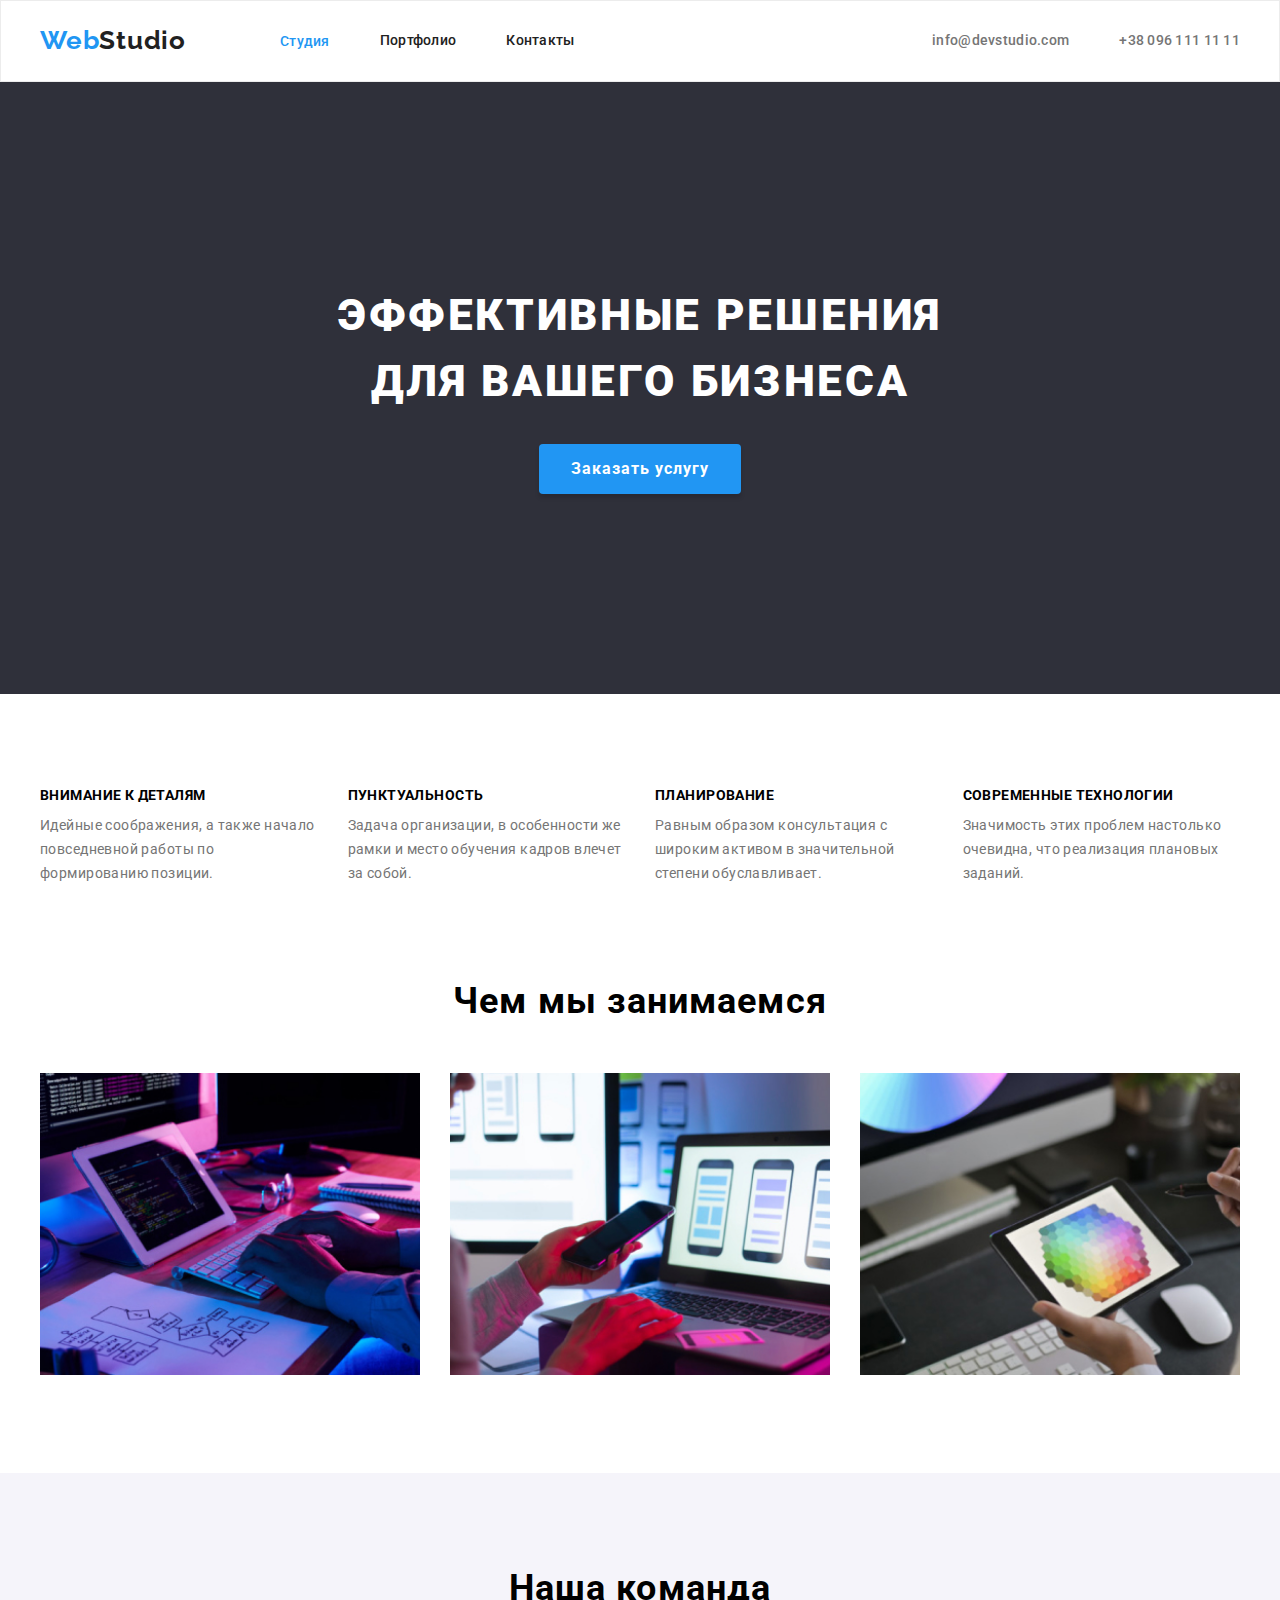
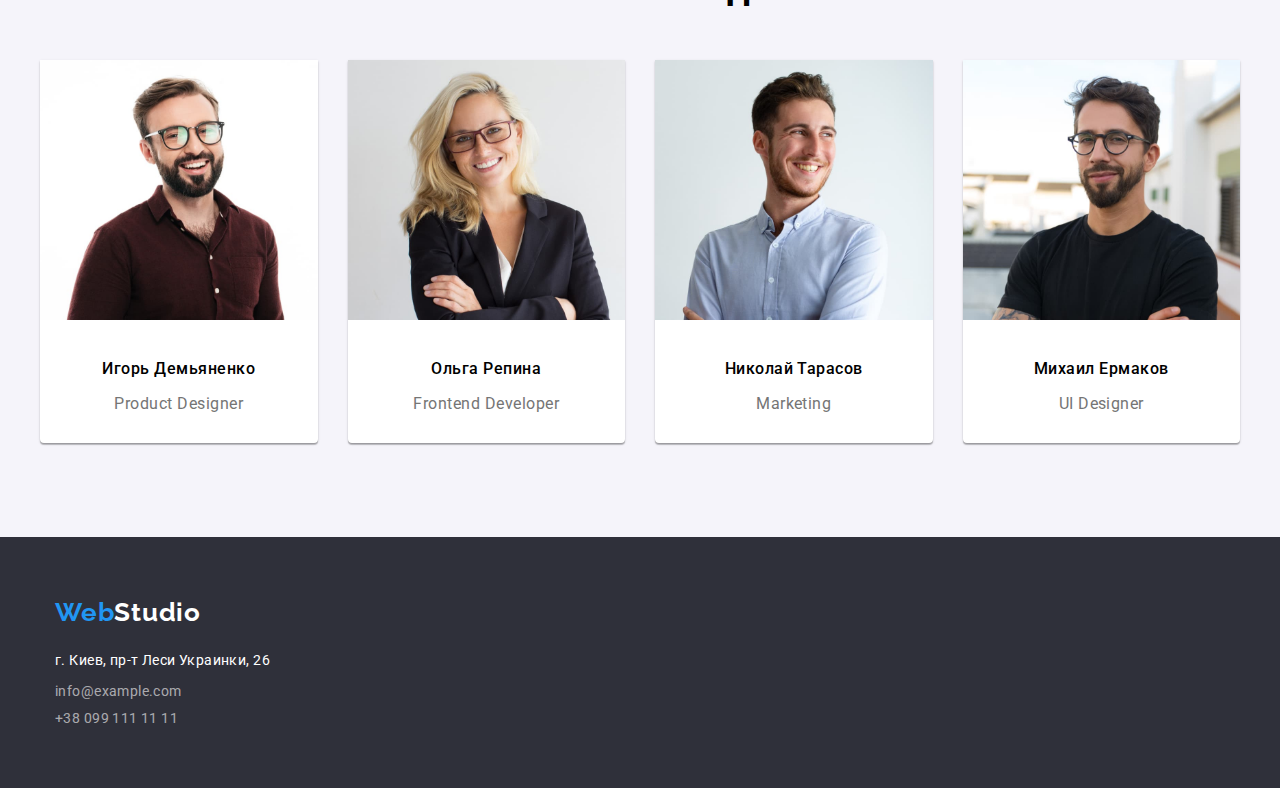
<file: index.html>
<!DOCTYPE html>
<html lang="ru">
<head>
    <meta charset="UTF-8">
    <meta http-equiv="X-UA-Compatible" content="IE=edge">
    <meta name="viewport" content="width=device-width, initial-scale=1.0">
    <title>WebStudio</title>

    <link rel="preconnect" href="https://fonts.googleapis.com">
    <link rel="preconnect" href="https://fonts.gstatic.com" crossorigin>
    <link href="https://fonts.googleapis.com/css2?family=Raleway:wght@700&family=Roboto:wght@400;500;700;900&display=swap"
          rel="stylesheet">

    <link 
        rel="stylesheet" 
        href="https://cdnjs.cloudflare.com/ajax/libs/modern-normalize/1.1.0/modern-normalize.min.css"
        integrity="sha512-wpPYUAdjBVSE4KJnH1VR1HeZfpl1ub8YT/NKx4PuQ5NmX2tKuGu6U/JRp5y+Y8XG2tV+wKQpNHVUX03MfMFn9Q=="
        crossorigin="anonymous" 
        referrerpolicy="no-referrer"/>
    <link rel="stylesheet" href="./CSS/styles.css">
</head>

<body>
<!--Верхняя линия-->
    <header class="header main">
        <div class="header-container container">
            <div class="header-center">
                <nav class="nav">
                    <div>
                        <a href="./index.html" class="logo list">
                        <span class="logo-accent">Web</span>Studio
                        </a>
                    </div>
                    
                    <ul class="header-list-nav list">
                        <li class="header-link">
                            <a class="menu-link current" href="./index.html">Студия</a>
                        </li>
                        <li class="header-link">
                            <a class="menu-link list" href="./Portfolio/portfolio.html">Портфолио</a>
                        </li>
                        <li class="header-link">
                            <a class="menu-link list" href="">Контакты</a>
                        </li>
                    </ul>
                </nav>
                <!-- >>> COMPONENTS <<< -->
                   <ul class="header-list list">
                    <li>
                        <a class="menu-link mail-link list top-down-contact" href="mailto:info@devstudio.com">info@devstudio.com</a></li>
                    <li>
                        <a class="menu-link tel-link list top-down-contact" href="+380961111111">+38 096 111 11 11</a></li>
                  </ul> 
            </div>
        </div>
    </header>

<!--Czapka 1ша секция-->
    <main>
        <section class="hero">
            <div class="container">
                <h1 class="hero-title title" lang="ru">
                    Эффективные решения 
                <br>
                    для вашего бизнеса</h1>
            <button class="hero-btn btn" type="button">Заказать услугу</button>  
            </div>
        </section>

<!--Особенности 2га секция-->
    <section class="advantages">
        <div class="container">
                    <h2 class="visually-hidden"></h2>
            <ul class="about-list list">
                <li class="features">
                    <h3 class="service-subtitle">Внимание к деталям</h3>
                    <p class="service-list-text">Идейные соображения, а также начало повседневной работы по формированию
                        позиции.</p>
                </li>
                <li class="features">
                    <h3 class="service-subtitle">Пунктуальность</h3>
                    <p class="service-list-text">Задача организации, в особенности же рамки и место обучения кадров
                        влечет за собой.</p>
                </li>
                <li class="features">
                    <h3 class="service-subtitle">Планирование</h3>
                    <p class="service-list-text">Равным образом консультация с широким активом в значительной степени
                        обуславливает.</p>
                </li>
                <li class="features">
                    <h3 class="service-subtitle">Современные технологии</h3>
                    <p class="service-list-text">Значимость этих проблем настолько очевидна, что реализация плановых
                        заданий.</p>
                </li>
            </ul>
        </div>
    </section>

<!-- Чем мы занимаемся, 3-тя секция -->
<section>
    <div class="container">
           <h2 class="about-title">Чем мы занимаемся</h2>
        <ul class="about-list list">

            <li class="deal">
                <div class="offers-wrap">
                    <img src="./images/box1.jpg" alt="Проверка кода" width="370" />
                    <!-- <p class="offer-label">Десктопные приложения</p> -->
                </div>
            </li>

            <li class="deal">
                <img src="./images/box2.jpg" alt="Внешний вид приложения" width="370" />
            </li>
            <li class="deal">
                <img src="./images/box3.jpg" alt="Таблица цветов" width="370" />
            </li>
        </ul>
    </div>
</section>
       

<!-- OUR TEAM 4та секция -->
    <section class="team">
        <div class="container section">
            <h2 class="about-title team-title">Наша команда</h2>
        <ul class="team-list list">

            <li class="designer">
                <img src="./images/Игорь_Демьяненко.jpg" alt="Product Designer" width="270" height="260">
                <div class="team-member">
                    <h3 class="about-name">Игорь Демьяненко</h3>
                    <p class="about-position">Product Designer</p>
                    <!-- <ul>
                        <li><a href=""></a>inst</li>
                        <li><a href=""></a></li>
                        <li><a href=""></a></li>
                        <li><a href=""></a></li>
                    </ul> -->
                </div>
            </li>

            <li class="designer">
                <img src="./images/Ольга_Репина.jpg" alt="Frontend Developer" width="270" height="260">
                <div class="team-member">             
                    <h3 class="about-name">Ольга Репина</h3>
                    <p class="about-position">Frontend Developer</p>
                </div>
            </li>

            <li class="designer">
                <img src="./images/Николай_Тарасов.jpg" alt="Marketing" width="270" height="260">
                <div class="team-member">
                    <h3 class="about-name">Николай Тарасов</h3>
                    <p class="about-position">Marketing</p>
                </div>
            </li>

            <li class="designer">
                <img src="./images/Михаил_Ермаков.jpg" alt="UI Designer" width="270" height="260">
                <div class="team-member">
                    <h3 class="about-name">Михаил Ермаков</h3>
                    <p class="about-position">UI Designer</p>
                </div>
            </li>
        </ul> 
        </div>
    </section>
    </main>

<!-- Подвал -->
    <footer class=" ">
        <!-- footer-box dark-bg -->
        <div class="container">
            <div class="logo-address dark-bg container">
                <a href="/index.html" class="logo list col-logo-footer">
                    <span class="logo-accent">Web</span>Studio</a>
                <address class="address">
                    <ul class="footer-con footer-list">
                        <li class="footer-item">
                            <a class="map list" href="https://goo.gl/maps/BRHkfNPLc7mWPbMv6" target="_blank"
                                rel="noopener noreferrer">г. Киев, пр-т Леси Украинки, 26</a>
                        </li>
                        <li class="footer-item">
                            <a class="link list" href="mailto:info@example.com">info@example.com</a>
                        </li>
                        <li class="footer-item">
                            <a class="link list" href="+380991111111">+38 099 111 11 11</a>
                        </li>
                    </ul>
                </address>
            </div>
                <!-- присоединяйтесь -->
                <!-- <div class="social-title soc-container">
                    <h3>присоединяйтесь</h3>
                    <ul class="soc-container">
                        <li>
                            <a href="">
                                <svg>
                                    <use></use>
                                </svg>
                            </a>
                        </li>
                
                        <li>
                            <a href="">
                                <svg>
                                    <use></use>
                                </svg>
                            </a>
                        </li>
                
                        <li>
                            <a href="">
                                <svg>
                                    <use></use>
                                </svg>
                            </a>
                        </li>
                
                        <li>
                            <a href="">
                                <svg>
                                    <use></use>
                                </svg>
                            </a>
                        </li>
                    </ul>
                </div> -->
        </div>
    </footer>
</body>

</html>
</file>
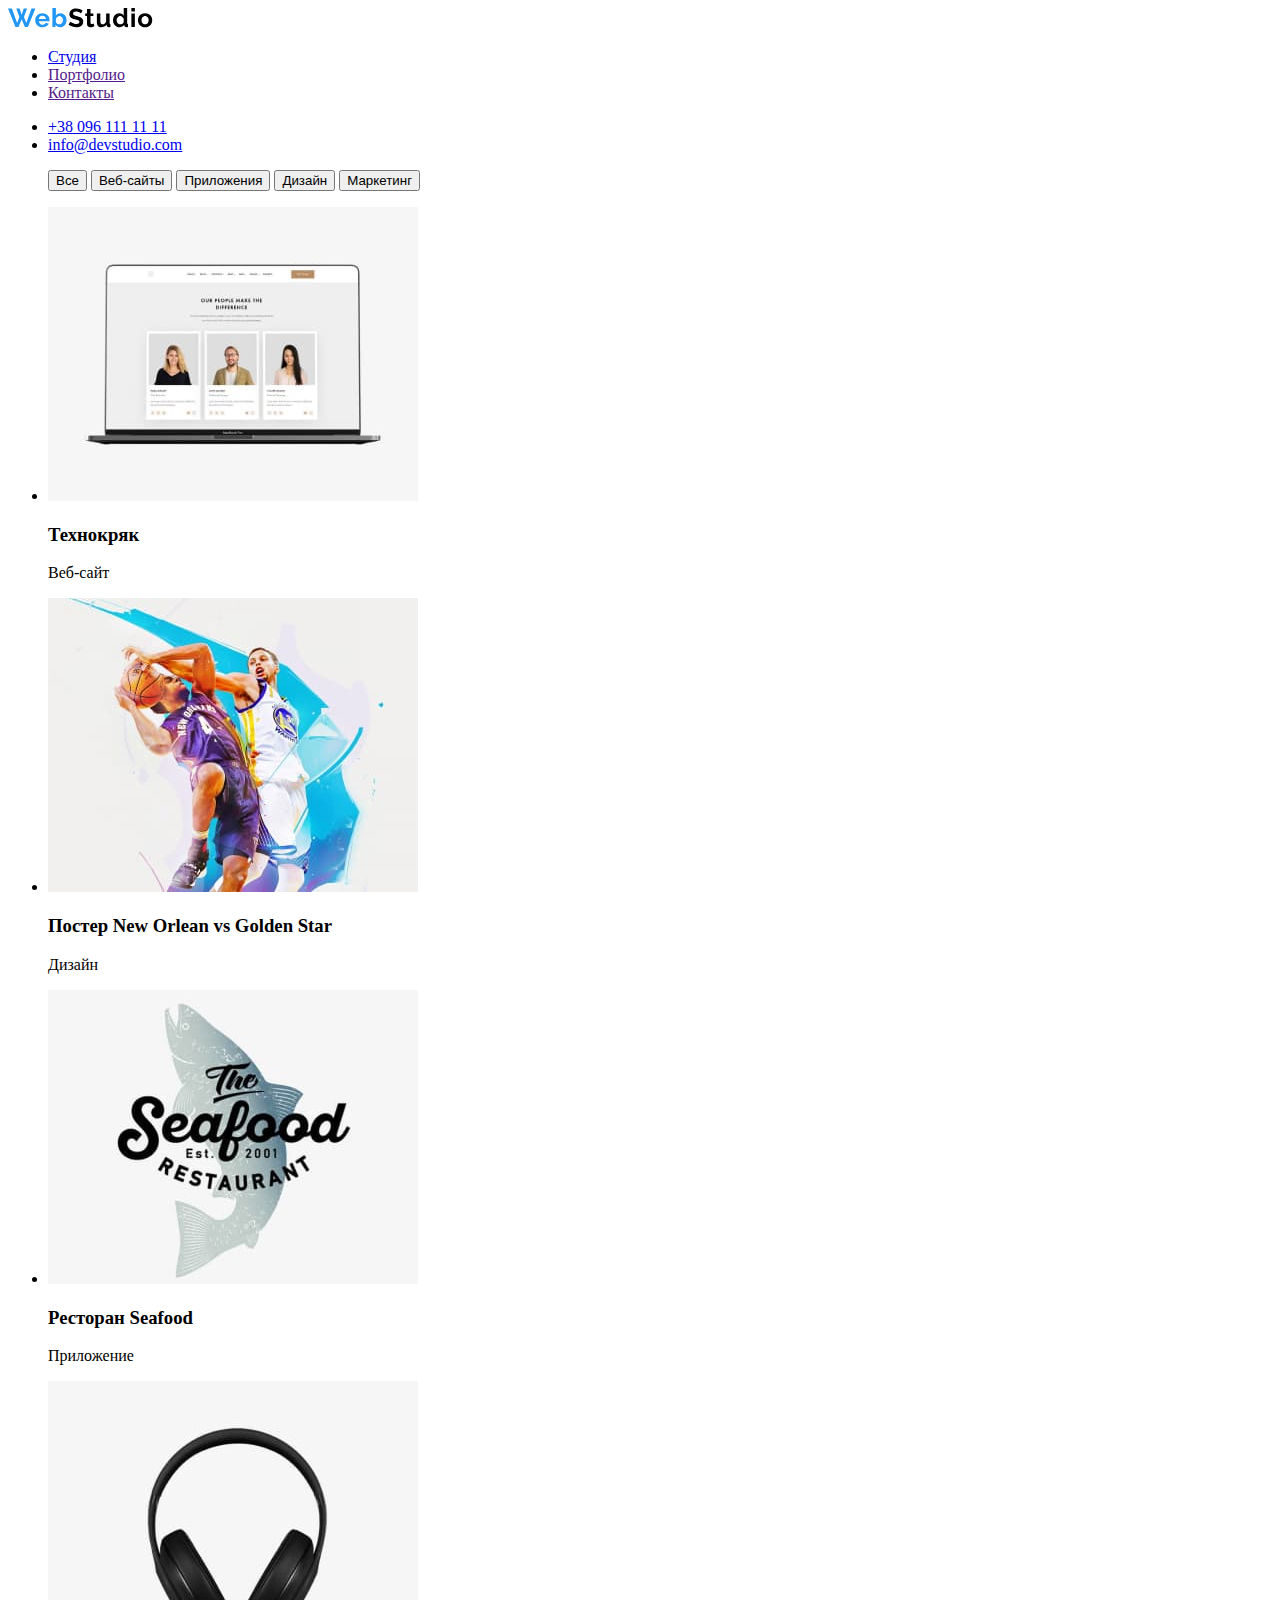
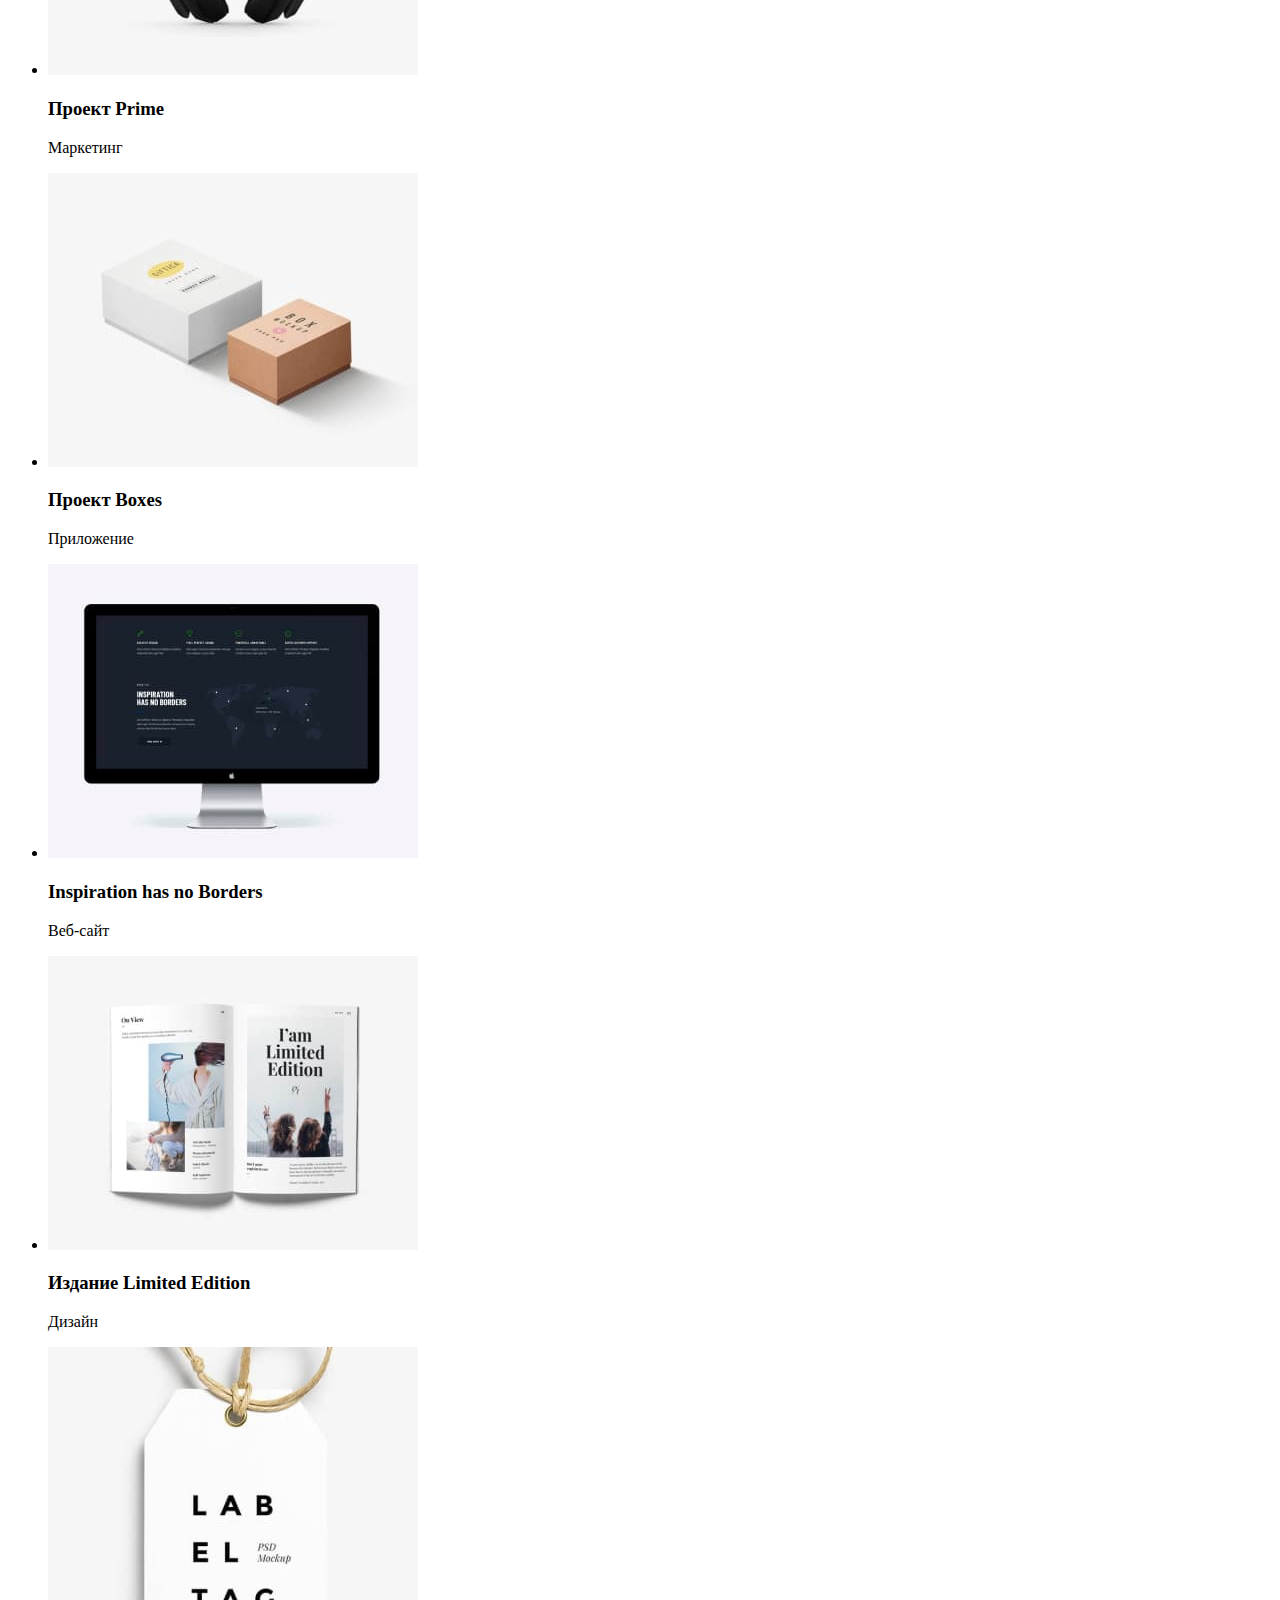
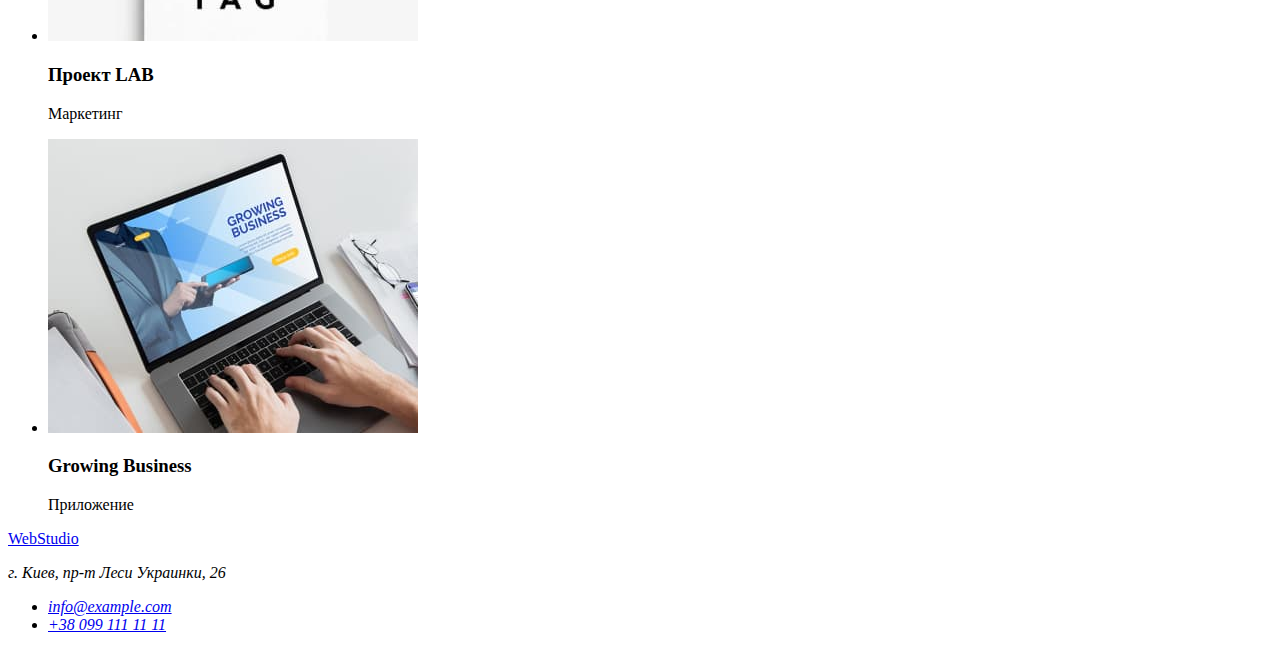
<file: Portfolio/index.html>
<!DOCTYPE html>
<html lang="ru">

<head>
    <meta charset="UTF-8">
    <meta http-equiv="X-UA-Compatible" content="IE=edge">
    <meta name="viewport" content="width=device-width, initial-scale=1.0">
    <title>WebStudio Портфолио</title>
</head>

<body>
    <header>
        <nav>
            <a href="./images-portfolio/"><img src="./images-portfolio/WebStudio.svg" alt="Logi WebStudio" /></a>
            <ul class="header-list">
                <li><a href="#stydio">Студия</a></li>
                <li><a href="" class="header-link">Портфолио</a></li>
                <li><a href="" class="header-link">Контакты</a></li>
            </ul>
        </nav>
        <ul class="header-list">
            <li><a href="tel:+380961111111">+38 096 111 11 11</a></li>
            <li><a href="info@devstudio.com">info@devstudio.com</a></li>
        </ul>
    </header>
    <!-- Section 1 -->
    <section>
        <nav>
            <ul class="about-button-list">
                <button>Все</button>
                <button>Веб-сайты</button>
                <button>Приложения</button>
                <button>Дизайн</button>
                <button class="" tipe="" >Маркетинг</button>
            </ul>
        </nav>
    </section>
    <!-- Section 2 -->
    <section>
        <ul class="about-list">
            <li>
                <img src="./images-portfolio/about-images/img-1.jpg" weidth="370" height="294" alt="">
                <h3>Технокряк</h3>
                <p>Веб-сайт</p>
            </li>
            <li>
                <img src="./images-portfolio/about-images/img-2.jpg" weidth="370" height="294" alt="">
                <h3>Постер New Orlean vs Golden Star</h3>
                <p>Дизайн</p>
            </li>
            <li>
                <img src="./images-portfolio/about-images/img-3.jpg" weidth="370" height="294" alt="">
                <h3>Ресторан Seafood</h3>
                <p>Приложение</p>
            </li>
            <li>
                <img src="./images-portfolio/about-images/img-4.jpg" weidth="370" height="294" alt="">
                <h3>Проект Prime</h3>
                <p>Маркетинг</p>
            </li>
            <li>
                <img src="./images-portfolio/about-images/img-5.jpg" weidth="370" height="294" alt="">
                <h3>Проект Boxes</h3>
                <p>Приложение</p>
            </li>
            <li>
                <img src="./images-portfolio/about-images/img-6.jpg" weidth="370" height="294" alt="">
                <h3>Inspiration has no Borders</h3>
                <p>Веб-сайт</p>
            </li>
            <li>
                <img src="./images-portfolio/about-images/img-7.jpg" weidth="370" height="294" alt="">
                <h3>Издание Limited Edition</h3>
                <p>Дизайн</p>
            </li>
            <li>
                <img src="./images-portfolio/about-images/img-8.jpg" weidth="370" height="294" alt="">
                <h3>Проект LAB</h3>
                <p>Маркетинг</p>
            </li>
            <li>
                <img src="./images-portfolio/about-images/img-9.jpg" weidth="370" height="294" alt="">
                <h3>Growing Business</h3>
                <p>Приложение</p>
            </li>
        </ul>
    </section>


    <footer>
        <a href="/">WebStudio</a>
        <address>
            <p>г. Киев, пр-т Леси Украинки, 26</p>
            <ul>
                <li><a href="mailto:info@example.com">info@example.com</a></li>
                <li><a href="+380991111111">+38 099 111 11 11</a></li>
            </ul>
        </address>
    </footer>
</body>

</html>
</file>
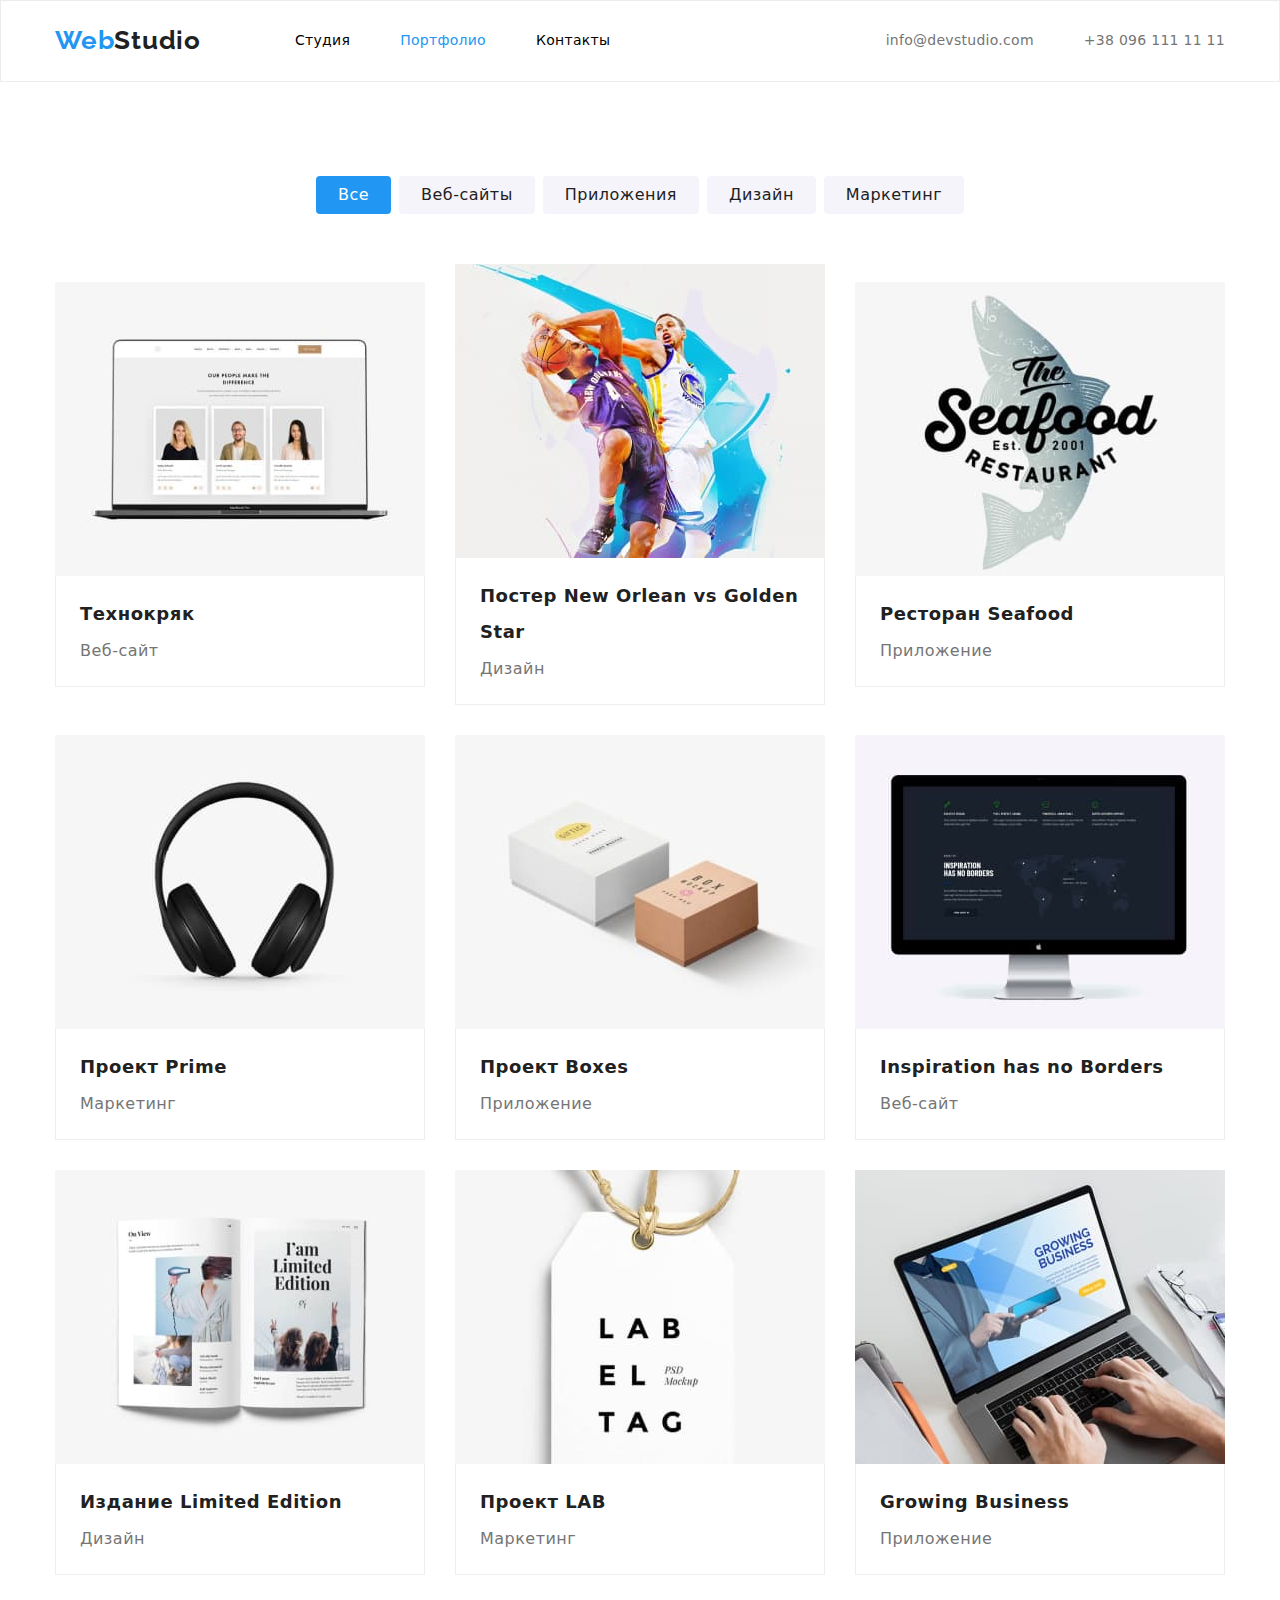
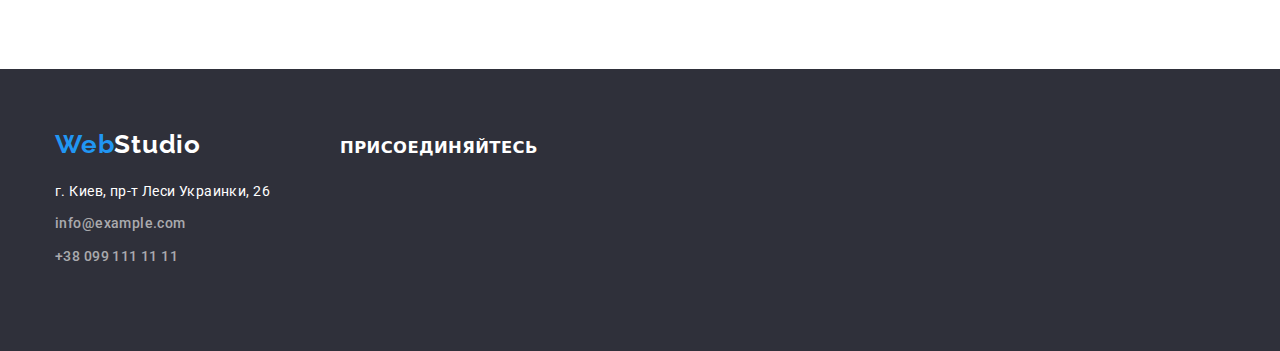
<file: Portfolio/portfolio.html>
<!DOCTYPE html>
<html lang="ru">
<head>
    <meta charset="UTF-8">
    <meta http-equiv="X-UA-Compatible" content="IE=edge">
    <meta name="viewport" content="width=device-width, initial-scale=1.0">
    <title>WebStudio Портфолио</title>
    <link rel="preconnect" href="https://fonts.gstatic.com">
    <link href="https://fonts.googleapis.com/css2?family=Raleway:wght@700&display=swap" rel="stylesheet">
    <link rel="preconnect" href="https://fonts.gstatic.com">
    <link href="https://fonts.googleapis.com/css2?family=Roboto:wght@400;500;700;900&display=swap" rel="stylesheet">
    <link rel="stylesheet" href="https://cdnjs.cloudflare.com/ajax/libs/modern-normalize/1.0.0/modern-normalize.min.css">

    <link rel="stylesheet" href="https://cdnjs.cloudflare.com/ajax/libs/modern-normalize/1.1.0/modern-normalize.min.css"
          integrity="sha512-wpPYUAdjBVSE4KJnH1VR1HeZfpl1ub8YT/NKx4PuQ5NmX2tKuGu6U/JRp5y+Y8XG2tV+wKQpNHVUX03MfMFn9Q=="
          crossorigin="anonymous" referrerpolicy="no-referrer" />

    <link rel="stylesheet" href="./CSS/styles.css">
</head>

<!-- == HEADER == -->
<body class="">

<header class="header main">
    <div class="header-center container">
        <!-- <div> -->
            <nav class="nav">
                <a href="../index.html" class="logo list">
                    <span class="logo-accent">Web</span>Studio
                </a>
                    <ul class="list header-list-nav">
                        <li class="header-link">
                            <a class="menu-link link" href="../index.html">Студия</a>
                        </li>
                        <li class="header-link">
                            <a class="menu-link link current" href="./portfolio.html">Портфолио</a>
                        </li>
                        <li class="header-link">
                            <a class="menu-link link" href="">Контакты</a></li>
                    </ul>
            </nav>
            <ul class="header-list list">
                <li>
                    <a class="mail-link-header link top-down-contact" href="info@devstudio.com">info@devstudio.com</a>
                </li>
                <li>
                    <a class="tel-link link top-down-contact" href="tel:+380961111111">+38 096 111 11 11</a>
                </li>
            </ul>
        <!-- </div> -->
    </div>
</header>

<!--== Section 1 ==-->
<main>
    <div class="container">
            <h1 class="portfolio-title visually-hidden">Портфолио</h1>
    </div>
        <section class="">
        <div class="container">
            <h2 class="visually-hidden">Фильтр</h2>
            <ul class="filters-list list">
                <li class="button-item">
                    <button class="link btn btn-current" type="button">Все</button></li>
                <li class="button-item">
                    <button class="link btn" type="button">Веб-сайты</button></li>
                <li class="button-item">
                    <button class="link btn" type="button">Приложения</button>
                </li>
                <li class="button-item">
                    <button class="link btn" type="button">Дизайн</button>
                </li>
                <li class="button-item">
                    <button class="link btn" type="button">Маркетинг</button>
                </li>
            </ul>
            <h2 class="visually-hidden">Работы</h2>
<!-- PORTFOLIO SECTION -->
        
        <ul class="work-list list">
            <li class="container-portfolio-item">
              <a href="" class="item-list-link-wrapper link">
                <div class="team-list-wrapper-img">
                <img src="./images-portfolio/about-images/img-1.jpg" width="370" height="294" alt="Члены Компании">
                    <div class="overlay">
                        <p class="overlay-descr">Технокряк это современная площадка распространения коронавируса. Компании используют эту платформу для цифрового
                            шпионажа и атак на защищённые сервера конкурентов. </p>    
                    </div>
                </div>
                <div class="item-title">
                    <h3 class="pc-name">Технокряк</h3>
                    <p class="title-label">Веб-сайт</p>
                </div>
              </a>
            </li>

            <li class="container-portfolio-item">
                <img src="./images-portfolio/about-images/img-2.jpg" width="370" height="294" alt="Баскетболисты">
                <div class="item-title">
                    <h3 class="pc-name">
                        Постер <span lang="en"> New Orlean vs Golden Star</span>
                    </h3>
                    <p class="title-label">Дизайн</p>  
                </div>
            </li>
            <li class="container-portfolio-item">
                <img src="./images-portfolio/about-images/img-3.jpg" width="370" height="294" alt="">
                
                <div class="item-title">
                    <h3 class="pc-name">Ресторан Seafood</h3>
                    <p class="title-label">Приложение</p>
                </div>
            </li>
            <li class="container-portfolio-item">
                <img src="./images-portfolio/about-images/img-4.jpg" width="370" height="294" alt="">
                
                <div class="item-title">
                    <h3 class="pc-name  ">Проект Prime</h3>
                    <p class="title-label">Маркетинг</p>
                </div>
            </li>
            <li class="container-portfolio-item">
                <img src="./images-portfolio/about-images/img-5.jpg" width="370" height="294" alt="">
                
                <div class="item-title">
                    <h3 class="pc-name  ">Проект Boxes</h3>
                    <p class="title-label  ">Приложение</p>
                </div>
            </li>
            <li class="container-portfolio-item">
                <img src="./images-portfolio/about-images/img-6.jpg" width="370" height="294" alt="">
               
                <div class="item-title">
                    <h3 class="pc-name  ">Inspiration has no Borders</h3>
                    <p class="title-label  ">Веб-сайт</p>
                </div>
            </li>
            <li class="container-portfolio-item">
                <img src="./images-portfolio/about-images/img-7.jpg" width="370" height="294" alt="">
                
                <div class="item-title">
                    <h3 class="pc-name  ">Издание Limited Edition</h3>
                    <p class="title-label  ">Дизайн</p>
                </div>
            </li>
            <li class="container-portfolio-item">
                <img src="./images-portfolio/about-images/img-8.jpg" width="370" height="294" alt="">
                
                <div class="item-title">
                    <h3 class="pc-name  ">Проект LAB</h3>
                    <p class="title-label  ">Маркетинг</p>
                </div>
            </li>
            <li class="container-portfolio-item">
                <img src="./images-portfolio/about-images/img-9.jpg" width="370" height="294" alt="">
                
                <div class="item-title">
                    <h3 class="pc-name  ">Growing Business</h3>
                    <p class="title-label  ">Приложение</p>
                </div>
            </li>
        </ul>
        </div>
    </section>
</main>

<!--  >> PODWAL <<  -->
<footer>
    <div class="container footer-box">
        <div class="logo-address">
            <a href="/index.html" class="logo list col-logo-footer">
        <span class="logo-accent">Web</span>Studio
    </a>
        <address class="address">
            <ul class="footer-con footer-list">
                <li class="footer-item">
                    <a class="map list" href="https://goo.gl/maps/BRHkfNPLc7mWPbMv6" target="_blank" rel="noopener noreferrer">г. Киев, пр-т Леси Украинки, 26</a>
                </li>
                <li class="footer-item">
                    <a class="link top-down-contact" href="mailto:info@example.com">info@example.com</a>
                </li>
                <li class="footer-item">
                    <a class="link top-down-contact" href="+380991111111">+38 099 111 11 11</a>
                </li>
            </ul>
            </address>
        </div>

    <!-- присоединяйтесь -->
        <div class="social-title soc-container">
            <h3>присоединяйтесь</h3>
            <ul class="soc-container">
                <li class="social-item ">
                    <a href="">
                        <svg>
                            <use></use>
                        </svg>
                    </a>
                </li>

                <li>
                    <a href="">
                        <svg>
                            <use></use>
                        </svg>
                    </a>
                </li>

                <li>
                    <a href="">
                        <svg>
                            <use></use>
                        </svg>
                    </a>
                </li>

                <li>
                    <a href="">
                        <svg>
                            <use></use>
                        </svg>
                    </a>
                </li>
            </ul>
        </div>
    </div>
</footer>
</body>
</html>
</file>
<file: CSS/styles.css>
@font-face {
  --font-family: "Roboto";
  font-weight: 400;
  font-style: normal;
}

:root {
  --primary-title-color: #2f303a;
  --secondary-title-color: #ffffff;
  --primary-text-color: #757575;
  --secondary-text-color: #ffffff;
  --primary-beackround-color: #ffffff;
  --second-bg: #f5f4fa;

  --dark-bg: #2f303a;
  --blue-color: #2196f3;
}

body {
margin: 0;
font-family: "Roboto", sans-serif;
}

img {
  width: 100%;
}

h1,
h2,
h3,
h4,
h5,
h6,
p, 
ul {
  margin-top: 0;
  margin-bottom: 0;
  padding: 0;
}

.header-list {
  cursor: pointer;
}

.header-link {
  color: #212121;
}

.hero-title {
  margin-bottom: 30px;
  color: var(--secondary-title-color);
  font-weight: 900;
  font-size: 44px;
  line-height: 1.5;
  letter-spacing: 0.06em;
  text-transform: uppercase;
}

.hero {
  background-color: var(--dark-bg);
  text-align: center;
  
  padding-top: 200px;
  padding-bottom: 200px;
  max-width: 1600px
  margin-left: auto; 
  margin-right: auto;
}

.hero-btn.btn {
  /* display: flex; */
  color: var(--primary-beackround-color);
  background-color: var(--blue-color);

  /* font-weight: 700; */
  font-size: 16px;
  line-height: 1.87;
  letter-spacing: 0.06em;

  /* align-items: center; */
  /* text-align: center; */
  cursor: pointer;

  border: none;
  padding: 10px 32px;
  font-family: Roboto;
  border-radius: 4px;
  /* box-shadow: 0px 4px 4px rgba(0, 0, 0, 0.15); */
}

.list {
  text-decoration: none;
  list-style: none;
  display: flex;
  align-items: center;
}

/* --- >>> Верхняя линия --- <<<*/

.header {
  padding: 24px 0 25px 0;
  border: 1px solid #ececec;
  position: relative;

}

.container {
  width: 1200px;
  padding: 0 15px;
  margin-left: auto;
  margin-right: auto;
}

section {
  padding: 94px 0;
}

.header-center {
  display: flex;
  align-items: center;
}

.nav {
  display: flex;
  align-items: center;
}

.logo {
  color: #212121;
  font-family: Raleway;
  font-weight: bold;
  font-size: 26px;
  line-height: 1.2;
  letter-spacing: 0.03em;
}

.col-logo-footer {
  color: #ffffff;
}

.logo-accent {
  color: #2196f3;
}

.header-list-nav {
  margin-left: 94px;
}

.header-list {
  margin-left: auto;
}

.mail-link {
  font-family: "Roboto";
  font-style: normal;
  font-weight: 500;
  font-size: 14px;
  line-height: 1.14;
  letter-spacing: 0.02em;
  color: #212121;
  margin-right: 50px;
}

.menu-link.current {
  color: var(--blue-color);
}

.menu-link {
  text-decoration: none;

  font-weight: 500;
  font-size: 14px;
  line-height: 1.33;
  letter-spacing: 0.02em;

  color: #212121;
  /* font-family: Roboto;
font-style: normal;
font-weight: 500;
font-size: 14px;
line-height: 16px;
letter-spacing: 0.02em;

color: #2196F3; */
}

.menu-link:hover,
.menu-link:focus {
  color: var(--blue-color);
}

.header-link:not(:last-child) {
  margin-right: 50px;
}

.top-down-contact {
  font-weight: 500;
  font-size: 14px;
  line-height: 1.14;
  letter-spacing: 0.02em;
  color: var(--primary-text-color);
  }

/* --- >>> COMPONENTS <<< --- */


.tel-link .mail-link {
  color: var(--blue-color);
  font-style: normal;
}

.link {
  font-size: 14px;
  line-height: 1.33;
  letter-spacing: 1.14;
}


/* .container {
  display: flex;
  align-items: baseline;
} */

/* Czapka 1ша секция */

.hero .hero-btn {
  padding: 10px 32px;
  text-align: center;
  font-family: Roboto;
  font-weight: 700;
  font-size: 16px;
  line-height: 1.87;
  letter-spacing: 0.06em;
  border: none;
  border-radius: 4px;
  color: var(--secondary-text-color);
  background-color: var(--blue-color);
  box-shadow: 0px 4px 4px rgba(0, 0, 0, 0.15);
  transition: background-color var(--main-duration) var(--timing-function);
  }

.main-section {
  width: 1200px;
  margin: 0 auto;
}

/* Особенности 2га секция */

.advantages {

  padding-bottom: 0;
}
.features {
  flex-basis: calc((100% - 120px) / 4);
  margin-left: 30px;
  margin-top: 30px;
}

.service-subtitle {
  padding-bottom: 10px;
  font-weight: bold;
  font-size: 14px;
  line-height: 1.14;
  letter-spacing: 0.03em;
  text-transform: uppercase;
}

.service-list-text {
  font-weight: normal;
  font-size: 14px;
  line-height: 1.71;
  letter-spacing: 0.03em;
  color: var(--primary-text-color);
}

/* Чем мы занимаемся, 3-тя секция */

.about-title {
  padding-bottom: 50px;
  font-size: 36px;
  line-height: 1.2;
  text-align: center;
  letter-spacing: 0.03em;
}

.about-list {
  display: flex;
  flex-wrap: wrap;
  justify-content: space-between;
  margin-left: -30px;
  margin-top: -30px;
}

.deal {
  flex-basis: calc((100% - 90px) / 3);
  margin-left: 30px;
  margin-top: 30px;
}

.offers-wrap {
  position: relative;
}

/* .offer-label {
  font-weight: 700;
  font-style: normal;
   position: absolute;
  font-weight: bold;
  padding: 27px 0;
  width: 100%;
  bottom: 0;
  display: block;
  font-size: 14px;
  line-height: 0.9;
  text-align: center;
  letter-spacing: 0.03em;
  text-transform: uppercase;
  color: var(--secondary-text-color);
  background: rgba(47, 48, 58, 0.8);
} */

.about-position {
  color: var(--primary-text-color);
  font-size: 16px;
  line-height: 0.84;
}

/* OUR TEAM 4та секция */

.team {
  background-color: #f5f4fa;
}


.team-list {
  display: flex;
  flex-wrap: wrap;
  margin-left: -30px;
  margin-top: -30px;
}

.designer {
  flex-basis: calc((100% - 120px) / 4);
  margin-left: 30px;
  margin-top: 30px;
  background: #FFFFFF;
  box-shadow: 0px 1px 3px rgba(0, 0, 0, 0.12), 0px 1px 1px rgba(0, 0, 0, 0.14), 0px 2px 1px rgba(0, 0, 0, 0.2);
  border-radius: 0px 0px 4px 4px;
}

.team-member {
  padding: 30px 0;
  /* position: absolute;
  width: 270px;
  height: 368px;
  left: 215px;
  top: 1635px; */
}

.about-name {
  padding-bottom: 10px;
  font-weight: 500;
  font-size: 16px;
  line-height: 1.9;
  text-align: center;
  letter-spacing: 0.03em;
}

.about-position {
  font-weight: normal;
  font-size: 16px;
  line-height: 1.18;
  text-align: center;
  letter-spacing: 0.03em;
  color: var(--primary-text-color);
}

/* -->> Подвал <<-- */

footer .container {
  /* display: flex; */
  align-items: baseline;
}

footer .logo {
display: inline-block;
margin-bottom: 20px;
}

footer {
  padding: 60px 0;
  background: var(--dark-bg);
}

.logo-address {
  display: block;
}

.footer-box {
  margin-top: 60px;
  padding-bottom: 60px;
  background: var(--dark-bg);

  width: 1200px;
  padding: 0px 15px;
  margin-left: auto;
  margin-right: auto;
}

.address {
  /* font-style: inherit; */
  font-family: Roboto;
  font-style: normal;
  font-weight: normal;
  font-size: 14px;
  line-height: 1.71;
  letter-spacing: 0.03em;
}

.footer-list {
  list-style: none;
}

.footer-item:not(:last-child) {
  margin-bottom: 9px;
}

.footer-con .map {
  font-style: normal;
  font-weight: 400;
  font-size: 14px;
  line-height: 1.71;
  letter-spacing: 0.03em;
  color: var(--secondary-text-color);
}

.footer-con .link {
  color: rgba(255, 255, 255, 0.6);
}
</file>
<file: Portfolio/CSS/styles.css>
:root {
  --main-text-color: #757575;
  --mail-title-color: #212121;
  --accent-color: #2196f3;
  --alt-bg-text: #f5f4fa;
  --alt-title-color: #ffffff;
  --dark-bg: #2f303a;

  --main-font: "Roboto", sans-serif;
  --title-font: "Roboto", sans-serif;
}

html {
  box-sizing: border-box;
}

::marker {
  unicode-bidi: isolate;
  font-variant-numeric: tabular-nums;
  white-space: pre;
  text-transform: none;
  }

*,
*::before,
*::after {
  box-sizing: inherit;
}

h1,
h2,
h3,
h4,
h5,
h6,
p, 
ul {
  margin-top: 0;
  margin-bottom: 0;
  margin-left: 0;
  margin-right: 0;
  padding: 0;
}



/* .list {
  list-style: none;
  padding-left: 0;
  margin: 0; */

.body {
  font-family: var(--main-font);
  width: 1200px;
  font-family: var(--main-font);
  font-size: 16px;
  line-height: 18.7;
  letter-spacing: 0.03em;
  /* color: var(--main-text-color); */
  background: #E5E5E5;
}

img {
  width: 100%;
  display: block;
}

.visually-hidden {
  position: absolute;
  white-space: nowrap;
  width: 1px;
  height: 1px;
  overflow: hidden;
  border: 0;
  padding: 0;
  clip: rect(0 0 0 0);
  clip-path: inset(50%);
  margin: -1px;
  }

.link {
  color: inherit;
  text-decoration: none;
}

.link:hover,
.link:focus,
.current {
  color: var(--accent-color);
}

.list {
  list-style: none;
  text-decoration: none;
}

.button-item:not(:last-child) {

}

.btn {
  padding: 6px 22px;
  font-weight: 500;
  font-size: 16px;
  line-height: 1.62;
  text-align: center;
  letter-spacing: 0.03em;
  color: var(--mail-title-color);
  background-color: var(--alt-bg-text);
  cursor: pointer;
  border: none;

border-radius: 4px;
}

.btn:hover,
.btn:focus {
  color: var(--alt-title-color);
  background-color: var(--accent-color);
}

.title {
  font-size: 18px;
  line-height: 2;
  letter-spacing: 0.06em;
  color: var(--mail-title-color);
}



.place {
  font-family: inherit;
  font-size: 14px;
  line-height: 0.58;
  letter-spacing: 0.03em;
  color: var(--alt-title-color);
}

/* HEADER */
.header {
  padding: 24px 0 25px 0;
  border: 1px solid #ececec;
  position: relative;
}

.header-center {
  display: flex;
  align-items: center;
}

.container {
  width: 1200px;
  padding: 0 15px;
  margin-left: auto;
  margin-right: auto;
}

.nav {
  display: flex;
  align-items: center;
}

.logo {
  /* padding-top: 24px;
  padding-bottom: 25px; */
 
  color: #212121;

  font-family: Raleway;
  font-weight: bold;
  font-size: 26px;
  line-height: 1.19;
  letter-spacing: 0.03em;
}

.menu-link {
  text-decoration: none;
  font-weight: 500;
  font-size: 14px;
  line-height: 1.33;
  letter-spacing: 0.02em;
  
}

.col-logo-footer {
  color: #ffffff;
}

.logo-accent {
  color: #2196f3;
}

.list {
  display: flex;
  list-style: none;
  align-items: center;

  text-decoration: none;
  list-style: none;
}

.header-list-nav {
 margin-left: 94px;
}

.header-list {
  display: flex;
  margin-left: auto;

}

.mail-link-header {
  margin-right: 50px;
  margin-left: auto;
}


.top-down-contact {
font-weight: 500;
font-size: 14px;
line-height: 1.14;
letter-spacing: 0.02em;
color: var(--main-text-color);
}

.header-link:not(:last-child) {
  margin-right: 50px;
}

/* --->>> Section 1 <<<--- */

section {
  padding: 94px 0;
}

.filters-list.list {
  display: flex;
  justify-content: center;
  margin-bottom: 50px;
  }

  
/* .box {
  display: flex;
  align-items: center;

  position: absolute;
  width: 611px;
  height: 54px;
  left: 495px;
  top: 174px;
} */

.visually-hidden {
  position: absolute;
  white-space: nowrap;
  width: 1px;
  height: 1px;
  overflow: hidden;
  border: 0;
  padding: 0;
  clip: rect(0 0 0 0);
  clip-path: inset(50%);
  margin: -1px;
}

.button-item:not(:last-child) {
  margin-right: 8px;
}

.btn-current {
  color: var(--alt-title-color);
  background-color: var(--accent-color);
}

/* --- >>> PORTFOLIO SECTION <<< --- */

.work-list {
padding: 0;
margin-left: -30px;
margin-top: -30px;
flex-wrap: wrap;
}

.item-list-link-wrapper {
  display: block;
}

.team-list-wrapper-img {
  position: relative;
  overflow: hidden;
}

.pc-name {
margin-bottom: 4px;
font-style: normal;
text-align: left;
font-size: 18px;
line-height: 2;
/* letter-spacing: 0.03em; */
letter-spacing: 0.03em;
color: var(--mail-title-color);
}

.overlay {
  position: absolute;
  top: 0;
  left: 0;
  height: 100%;
  width: 100%;
  background-color: rgba(33, 150, 243, 0.8);
  color: #ffffff;
  overflow: auto;
  padding: 20px;
  transform: translateY(100%);
}

.item-list-link-wrapper:hover .overlay,
.item-list-link-wrapper:focus .overlay {
  transform: translateY(0%);
  transition: transform 250ms linear;
}

element-style {
  display: none;
}

.logo-list-content {
  display: inherit;
}

/* .list {
  justify-content: space-between;
  width: 1200px;
  margin: auto;
} */

.container-portfolio-item {
  flex-basis: calc((100% - 90px) / 3);
  margin-left: 30px;
  margin-top: 30px;
  /* display: block; */
}

.item-title {
  padding: 20px 24px;
  border-bottom: 1px solid #EEEEEE;
  border-left: 1px solid #EEEEEE;
  border-right: 1px solid #EEEEEE;
  background: var(--alt-title-color);
/* box-sizing: border-box; */
}

.title-label {
  font-size: 16px;
  line-height: 1.87;
  letter-spacing: 0.03em;
  color: var(--main-text-color);
}

/* >> PODWAL << */

footer .container {
  display: flex;
  align-items: baseline;
}


.footer-box {
  /* padding-bottom: 60px; */
}

/* .logo-accent {
  color: var (var(--accent-color));
} */

.footer-con .map {
  font-size: 14px;
  line-height: 1.71;
  letter-spacing: 0.03em;
  color: var(--primary-white-color);
  }


footer {
  padding: 60px 0;
  background: var(--dark-bg);
}

footer .logo {
  display: inline-block;
  margin-bottom: 20px;
  }

.address {
  font-style: inherit;
  font-family: Roboto;
  font-weight: normal;
  font-size: 14px;
  line-height: 1.71;
  letter-spacing: 0.03em;
}

.footer-list {
  list-style: none;
  text-decoration: none;
}

.footer-item:not(:last-child) {
  margin-bottom: 9px;
}

.footer-con .map {
  font-weight: 400;
  font-size: 14px;
  line-height: 1.71;
  letter-spacing: 0.03em;
  color: var(--alt-title-color);
  white-space: nowrap;
}

.footer-con .link {
  font-style: normal;
  font-size: 14px;
  line-height: 1.17;
  letter-spacing: 0.03em;
  color: rgba(255, 255, 255, 0.6);
}

/* присоединяйтесь */

.social-title {
  margin-left: 70px;
  font-weight: 700;
  font-size: 14px;
  line-height: 1.17;
  letter-spacing: 0.03em;
  text-transform: uppercase;
  color: var(--alt-title-color);
}

.soc-container {
  display: flex;
  list-style: none;
}

.social-item {
  margin-left: 10px;
  }
</file>
